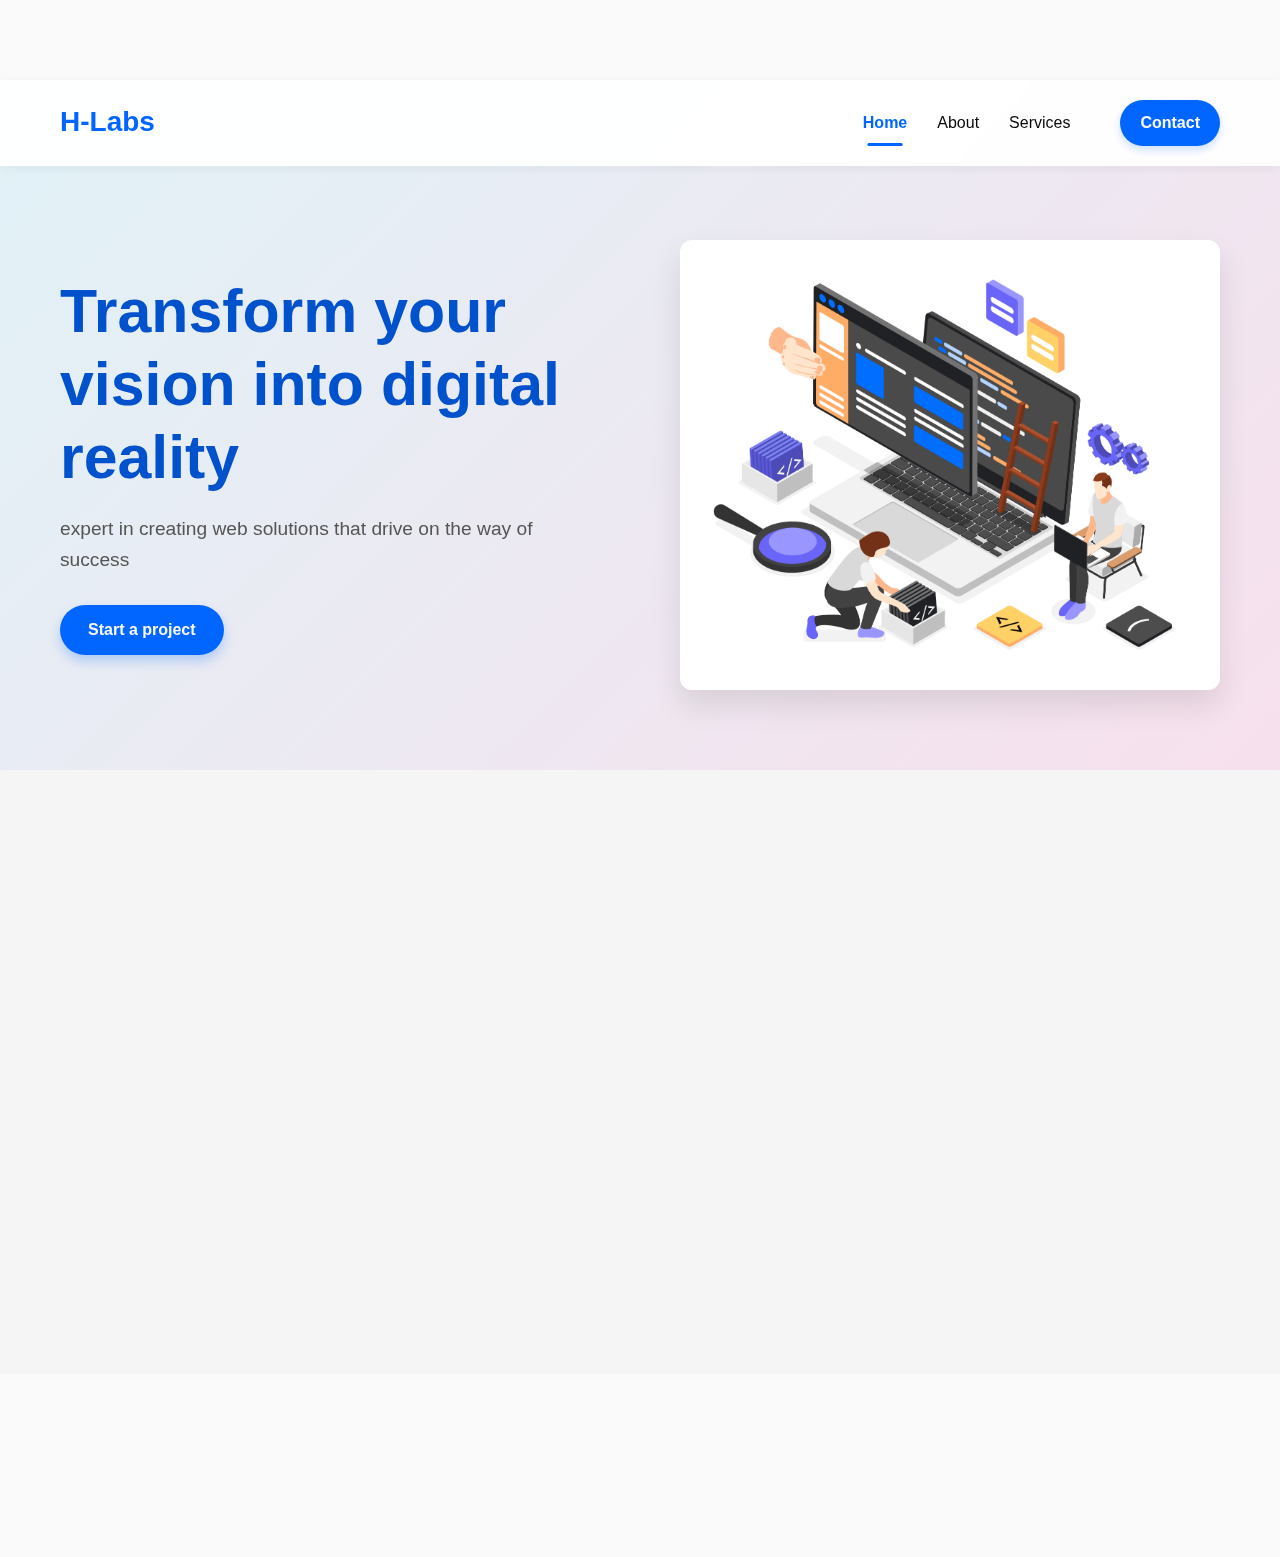
<file: index.html>
<!DOCTYPE html>
<html lang="it">
<head>
    <meta charset="UTF-8">
    <meta name="viewport" content="width=device-width, initial-scale=1.0">
    <title> H-Labs | Home</title>
    <link rel="stylesheet" href="style.css">
    <link rel="stylesheet" href="https://unpkg.com/aos@next/dist/aos.css">
    <link rel="stylesheet" href="https://cdnjs.cloudflare.com/ajax/libs/font-awesome/6.4.0/css/all.min.css">
</head>
<body>
   
   <header class="header" data-aos="fade-down" data-aos-duration="800">
    <div class="container">
        <a href="index.html" class="logo">H-Labs</a>
        <nav class="navbar">
            <a href="index.html" class="active">Home</a>
            <a href="about.html">About</a>
            <a href="services.html">Services</a>
            <a href="contact.html" class="cta-nav">Contact</a> 
        </nav>
        <div class="menu-toggle">
            <i class="fas fa-bars"></i>
        </div>
    </div>
</header>

    <section class="hero">
        <div class="container">
            <div class="hero-content" data-aos="fade-right" data-aos-duration="1000">
                <h1>Transform your vision into digital reality</h1>
                <p>expert in creating web solutions that drive on the way of success</p>
                <a href="services.html" class="btn-primary">Start a project
                </a>
            </div>
            <div class="hero-image" data-aos="zoom-in" data-aos-delay="700">
                <img src="index1.jpg" alt="Digital Illustration">
            </div>
        </div>
    </section>

    <section class="services">
        <div class="container">
            <h2 data-aos="fade-up">my services</h2>
            <div class="services-grid">
                <a href="contact.html" class="service-card" data-aos="fade-up" data-aos-delay="100">
                    <div class="service-card-content">
                        <i class="fas fa-laptop-code"></i>
                        <h3>Web Developement</h3>
                         <p>Personalized web site and e-commerce creation based on your needs </p>
                    </div>
                </a>
                
                <a href="contact.html" class="service-card" data-aos="fade-up" data-aos-delay="200">
                    <div class="service-card-content">
                        <i class="fas fa-paint-brush"></i>
                        <h3>web design</p>
                         <p>eye catcher website design made with figma</p>
                    </div>
                </a>

                <a href="contact.html" class="service-card" data-aos="fade-up" data-aos-delay="300">
                    <div class="service-card-content">
                        <i class="fas fa-chart-line"></i>
                        <h3>Digital Strategies</h3>
                        <p>Plans for online success, from SEO to social media marketing.</p>
                    </div>
                </a>
                    </div>
                </a>
            </div>
        </div>
    </section>

    <footer class="footer" data-aos="fade-up" data-aos-anchor-placement="top-bottom">
        <div class="container">
            <p>&copy; <span id="currentYear"></span> H-Labs</p>
        </div>
    </footer>

    <script src="https://unpkg.com/aos@next/dist/aos.js"></script>
    <script src="main.js"></script>
    <script>
        document.getElementById('currentYear').textContent = new Date().getFullYear();
    </script>
</body>
</html>
</file>
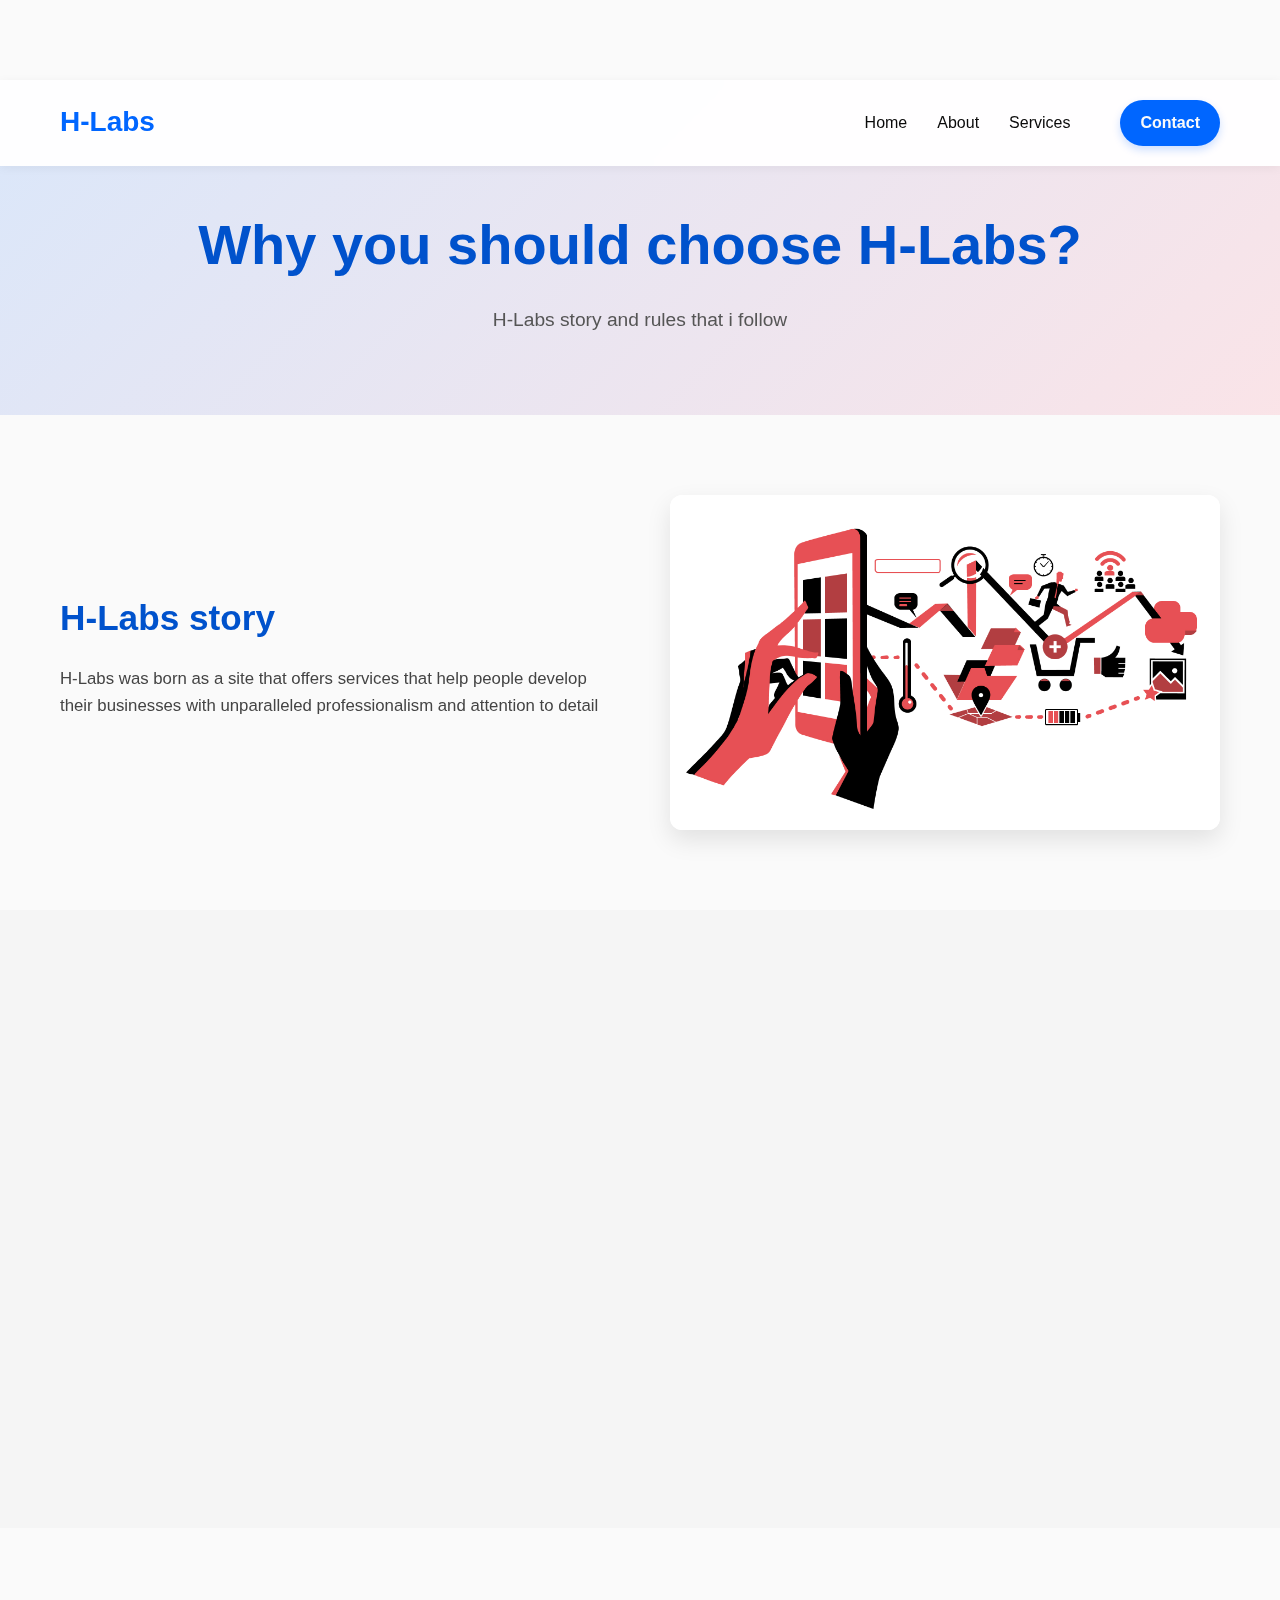
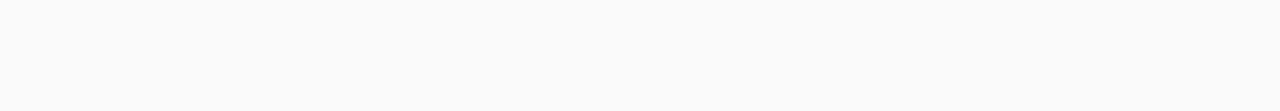
<file: about.html>
<!DOCTYPE html>
<html lang="it">
<head>
    <meta charset="UTF-8">
    <meta name="viewport" content="width=device-width, initial-scale=1.0">
    <title>H-Labs | About</title>
    <link rel="stylesheet" href="style.css">
    <link rel="stylesheet" href="https://unpkg.com/aos@next/dist/aos.css">
    <link rel="stylesheet" href="https://cdnjs.cloudflare.com/ajax/libs/font-awesome/6.4.0/css/all.min.css">
</head>
<body>
    <header class="header" data-aos="fade-down" data-aos-duration="800">
    <div class="container">
        <a href="index.html" class="logo">H-Labs</a>
        <nav class="navbar">
    <a href="index.html">Home</a>
    <a href="about.html">About</a>
    <a href="services.html">Services</a> 
    <a href="contact.html" class="cta-nav">Contact</a> 
</nav>
        <div class="menu-toggle">
            <i class="fas fa-bars"></i>
        </div>
    </div>
</header>
    <main>
        <section class="page-hero" data-aos="fade-in" data-aos-duration="1000">
            <div class="container">
                <h1 data-aos="fade-up">Why you should choose H-Labs?</h1>
                <p data-aos="fade-up" data-aos-delay="100">H-Labs story and rules that i follow</p>
            </div>
        </section>

        <section class="about-story">
            <div class="container">
                <div class="story-grid">
                    <div class="story-content" data-aos="fade-right" data-aos-duration="1000">
                        <h2>H-Labs story</h2>
                        <p>H-Labs was born as a site that offers services that help people develop their businesses with unparalleled professionalism and attention to detail</p>
                    </div>
                    <div class="story-image" data-aos="fade-left" data-aos-delay="200" data-aos-duration="1000">
                        <img src="about2.jpg" alt="H-Labs story" loading="lazy">
                    </div>
                </div>
            </div>
        </section>

        <section class="about-mission">
            <div class="container">
                <div class="story-grid reversed"> <div class="story-image" data-aos="fade-right" data-aos-duration="1000" data-aos-delay="300">
                        <img src="about1.jpg" alt="My mission" loading="lazy">
                    </div>
                    <div class="story-content" data-aos="fade-left" data-aos-duration="1000">
                        <h2>My Mission</h2>
                        <p>my mission is to develop companies and e-commerce digitally so as to have more visibility and slowly make the old idea of ​​a shop disappear</p>
                        <p>I believe in transparency, active listening and long-term partnership, ensuring that each project is not just a final product, but a shared growth path</p>
                    </div>
                </div>
            </div>
        </section>
    </main>

    <footer class="footer" data-aos="fade-up" data-aos-anchor-placement="top-bottom">
        <div class="container">
            <p>&copy; <span id="currentYear"></span> H-Labs.</p>
        </div>
    </footer>

    <script src="https://unpkg.com/aos@next/dist/aos.js"></script>
    <script src="main.js"></script>
    <script>
        document.getElementById('currentYear').textContent = new Date().getFullYear();
    </script>
</body>
</html>
</file>
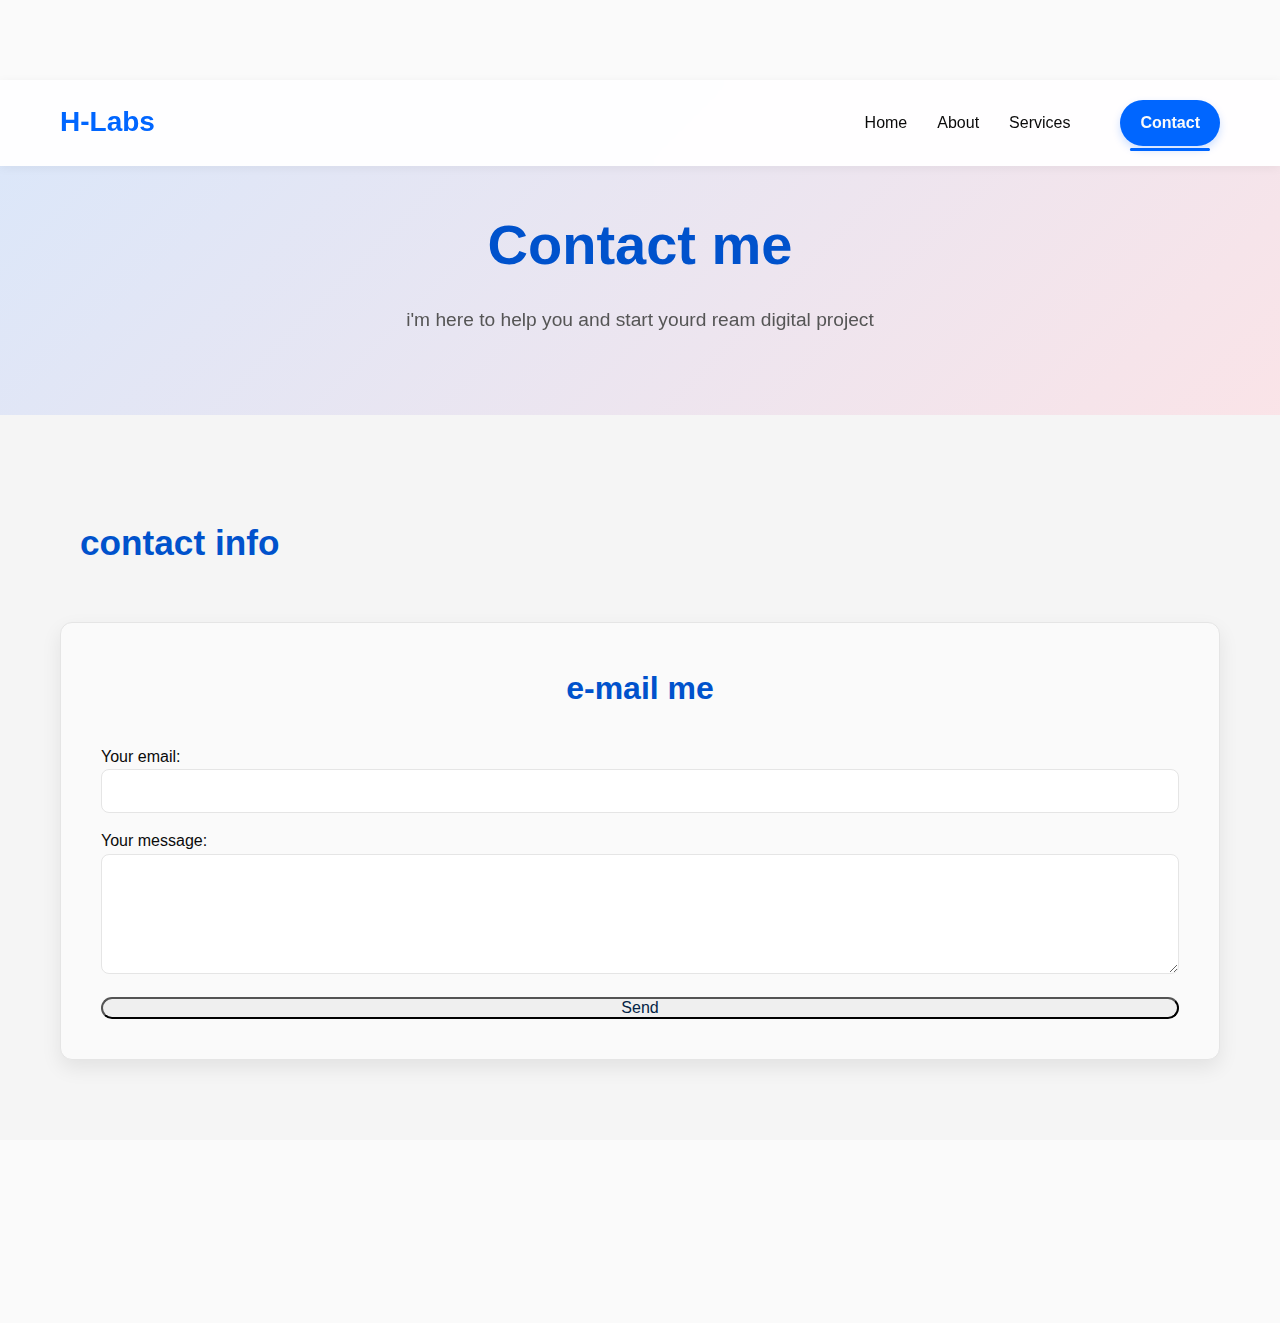
<file: contact.html>
<!DOCTYPE html>
<html lang="it">
<head>
    <meta charset="UTF-8">
    <meta name="viewport" content="width=device-width, initial-scale=1.0">
    <title>H-Labs| Contact</title> 
    <link rel="stylesheet" href="style.css">
    <link rel="stylesheet" href="https://unpkg.com/aos@next/dist/aos.css">
    <link rel="stylesheet" href="https://cdnjs.cloudflare.com/ajax/libs/font-awesome/6.4.0/css/all.min.css">
</head>
<body>
    <header class="header" data-aos="fade-down" data-aos-duration="800">
        <div class="container">
            <a href="index.html" class="logo">H-Labs</a>
            <nav class="navbar">
                <a href="index.html">Home</a>
                <a href="about.html">About</a>
                <a href="services.html">Services</a>
                <a href="contact.html" class="cta-nav active">Contact</a> 
            </nav>
            <div class="menu-toggle">
                <i class="fas fa-bars"></i>
            </div>
        </div>
    </header>

    <main>
        <section class="page-hero" data-aos="fade-in" data-aos-duration="1000">
            <div class="container">
                <h1 data-aos="fade-down">Contact me</h1> 
                <p data-aos="fade-down" data-aos-delay="100">i'm here to help you and start yourd ream digital project</p>
            </div>
        </section>
        
        <section class="contact-content">
            <div class="container">
                <div class="contact-grid">
                    <div class="contact-info">
                        <h2>contact info</h2>
                        </div>
                    </div>
                    
                    <div class="contact-form">
                        <h2>e-mail me</h2>
                        <form
  action="https://formspree.io/f/xrbkdpdg"
  method="POST"
>
  <label>
    Your email:
    <input type="email" name="email">
  </label>
  <label>
    Your message:
    <textarea name="message"></textarea>
  </label>
 
  <button class="send-button" "type="submit">Send</button>
</form>
                    </div>
                </div>
            </div>
        </section>
    </main>

    <footer class="footer" data-aos="fade-up" data-aos-anchor-placement="top-bottom">
        <div class="container">
            <p>&copy; <span id="currentYear"></span> H-Labs</p>
        </div>
    </footer>

    <script src="https://unpkg.com/aos@next/dist/aos.js"></script>
    <script src="main.js"></script>
    <script>
        document.getElementById('currentYear').textContent = new Date().getFullYear();
    </script>
</body>
</html>
</file>
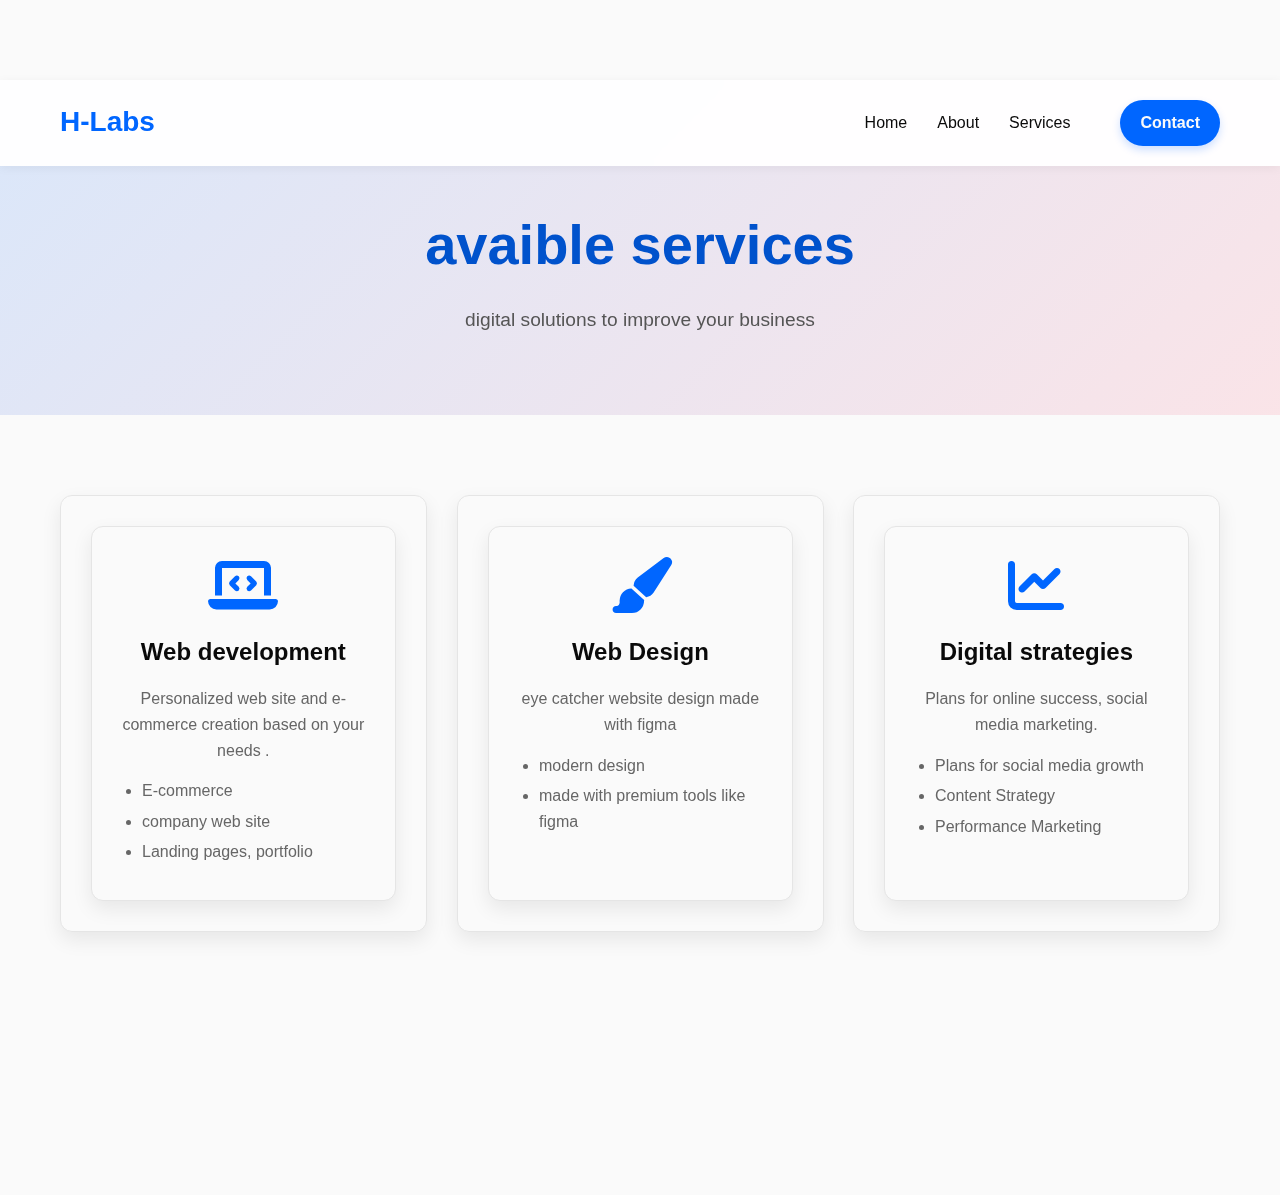
<file: services.html>
<!DOCTYPE html>
<html lang="it">
<head>
    <meta charset="UTF-8">
    <meta name="viewport" content="width=device-width, initial-scale=1.0">
    <title>H-Labs | Services</title>
    <link rel="stylesheet" href="style.css">
    <link rel="stylesheet" href="https://unpkg.com/aos@next/dist/aos.css">
    <link rel="stylesheet" href="https://cdnjs.cloudflare.com/ajax/libs/font-awesome/6.4.0/css/all.min.css">
</head>
<body>
    <header class="header" data-aos="fade-down" data-aos-duration="800">
    <div class="container">
        <a href="index.html" class="logo">H-Labs</a>
        <nav class="navbar">
    <a href="index.html">Home</a>
    <a href="about.html">About</a>
    <a href="services.html">Services</a>
    <a href="contact.html" class="cta-nav">Contact</a> 
</nav>
        <div class="menu-toggle">
            <i class="fas fa-bars"></i>
        </div>
    </div>
</header>

    <main>
        <section class="page-hero" data-aos="fade-in" data-aos-duration="1000">
            <div class="container">
                <h1 data-aos="zoom-in">avaible services</h1>
                <p data-aos="zoom-in" data-aos-delay="100">digital solutions to improve your business</p>
            </div>
        </section>
        
        <section class="services-content">
            <div class="container">
                <div class="service-cards">
                    <!-- Card 1 -->
                    <a href="contact.html" class="service-card" data-aos="flip-left" data-aos-duration="1000">
                        <div class="service-card-content">
                            <i class="fas fa-laptop-code"></i>
                            <h3>Web development</h3>
                            <p>Personalized web site and e-commerce creation based on your needs .</p>
                            <ul>
                                <li>E-commerce</li>
                                <li>company web site</li>
                                <li>Landing pages, portfolio</li>
                            </ul>
                        </div>
                    </a>

                    <!-- Card 2 -->
                    <a href="contact.html" class="service-card" data-aos="flip-left" data-aos-delay="200" data-aos-duration="1000">
                        <div class="service-card-content">
                            <i class="fas fa-paint-brush"></i>
                            <h3>Web Design</h3>
                            <p>eye catcher website design made with figma</p>
                            <ul>
                                <li>modern design</li>
                                <li>made with premium tools like figma</li>
                            </ul>
                        </div>
                    </a>

                    <!-- Card 3 -->
                    <a href="contact.html" class="service-card" data-aos="flip-left" data-aos-delay="300" data-aos-duration="1000">
                        <div class="service-card-content">
                            <i class="fas fa-chart-line"></i>
                            <h3>Digital strategies</h3>
                            <p>Plans for online success, social media marketing.</p>
                            <ul>
                                <li>Plans for social media growth</li>
                                <li>Content Strategy</li>
                                <li>Performance Marketing</li>
                            </ul>
                        </div>
                    </a>
            </div>
        </section>
    </main>

    <footer class="footer" data-aos="fade-up" data-aos-anchor-placement="top-bottom">
        <div class="container">
            <p>&copy; <span id="currentYear"></span> H-Labs</p>
        </div>
    </footer>

    <script src="https://unpkg.com/aos@next/dist/aos.js"></script>
    <script src="main.js"></script>
    <script>
        document.getElementById('currentYear').textContent = new Date().getFullYear();
    </script>
</body>
</html>
</file>
<file: style.css>
/* ========== VARIABLES ========== */
:root {
    --primary: #0066ff;
    --primary-dark: #0052cc;
    --secondary: #ff4d6d;
    --dark: #0a0a0a;
    --light: #fafafa;
    --gray: #e5e5e5;
    --light-gray: #f5f5f5; /* Aggiunto per sfondi alternati */
    --spacing: 8px;
    --border-radius: 12px;
    --transition: all 0.4s cubic-bezier(0.16, 1, 0.3, 1);
}

/* ========== BASE STYLES & RESET ========== */
* {
    margin: 0;
    padding: 0;
    box-sizing: border-box;
}

html {
    scroll-behavior: smooth;
}

body {
    font-family: 'Inter', -apple-system, BlinkMacSystemFont, 'Segoe UI', Roboto, Helvetica, Arial, sans-serif;
    background-color: var(--light);
    color: var(--dark);
    overflow-x: hidden; /* Evita scroll orizzontale */
    line-height: 1.6;
}

a {
    text-decoration: none;
    color: inherit; /* Mantiene il colore del testo genitore */
}

ul {
    list-style: none;
}

img {
    max-width: 100%;
    height: auto;
    display: block; /* Rimuove lo spazio extra sotto le immagini */
}

section {
    padding: 80px 0;
}

.container {
    max-width: 1200px; /* Ridotto leggermente per coerenza con il design */
    margin: 0 auto;
    padding: 0 20px; /* Aumentato il padding laterale per schermi più piccoli */
}

/* Reusable Button Styles */
.btn-primary {
    display: inline-block;
    background-color: var(--primary);
    color: var(--light);
    padding: 12px 28px;
    border-radius: 50px;
    font-weight: 600;
    transition: var(--transition);
    box-shadow: 0 6px 12px rgba(0, 102, 255, 0.25);
    border: none;
    cursor: pointer;
}

.btn-primary:hover {
    background-color: var(--primary-dark);
    transform: translateY(-2px);
    box-shadow: 0 8px 16px rgba(0, 102, 255, 0.35);
}

/* Form Styles */
form {
    display: flex;
    flex-direction: column;
    gap: 15px;
}

form input,
form textarea {
    width: 100%;
    padding: 12px 18px;
    border: 1px solid var(--gray);
    border-radius: var(--spacing);
    font-size: 1rem;
    font-family: inherit;
    transition: all 0.3s ease;
}

form input:focus,
form textarea:focus {
    outline: none;
    border-color: var(--primary);
    box-shadow: 0 0 0 3px rgba(0, 102, 255, 0.2);
}

form textarea {
    resize: vertical;
    min-height: 120px;
}


/* ========== HEADER ========== */
.header {
    position: fixed;
    width: 100%;
    padding: 20px 0; /* Leggermente meno padding per un look più compatto */
    background: rgba(255, 255, 255, 0.96);
    backdrop-filter: blur(12px);
    z-index: 1000;
    box-shadow: 0 2px 10px rgba(0, 0, 0, 0.05); /* Ombra leggera */
}

.header .container {
    display: flex;
    justify-content: space-between;
    align-items: center;
}

.logo {
    font-size: 28px; /* Dimensione logo leggermente maggiore */
    font-weight: 700;
    color: var(--primary);
}

.navbar {
    display: flex; 
    align-items: center;
    gap: 30px; /* Spazio tra i link */
}

.navbar a {
    font-size: 1rem;
    font-weight: 500;
    color: var(--dark);
    transition: var(--transition);
    padding: 5px 0; /* Aumenta l'area cliccabile */
    position: relative; /* Per l'indicatore active */
}

.navbar a:hover {
    color: var(--primary);
}

.navbar a.active {
    color: var(--primary);
    font-weight: 600;
}

/* Active indicator for navbar */
.navbar a.active::after {
    content: '';
    position: absolute;
    left: 0;
    bottom: -5px; /* Sotto il link */
    width: 100%;
    height: 3px;
    background-color: var(--primary);
    border-radius: 2px;
    transform: scaleX(0.8); /* Leggermente più corto del testo */
}

/* CTA button in navbar */
.navbar .cta-nav {
    background-color: var(--primary);
    color: var(--light);
    padding: 10px 20px;
    border-radius: 50px;
    font-weight: 600;
    margin-left: 20px; /* Spazio dal link precedente */
    transition: var(--transition);
    box-shadow: 0 4px 8px rgba(0, 102, 255, 0.2);
}

.navbar .cta-nav:hover {
    background-color: var(--primary-dark);
    transform: translateY(-2px);
    box-shadow: 0 6px 12px rgba(0, 102, 255, 0.3);
}

.menu-toggle {
    font-size: 2rem;
    cursor: pointer;
    display: none; /* Nascosto di default, mostrato solo su mobile */
    color: var(--dark);
}

/* ========== HERO SECTION (HOME) ========== */
.hero {
    background: linear-gradient(135deg, #e0f2f7, #f7e0ed); /* Sfondo più chiaro */
    padding: 160px 0 80px; /* Padding superiore aumentato per la navbar fissa */
}

.hero .container {
    display: flex;
    align-items: center;
    justify-content: space-between;
    gap: 40px;
}

.hero-content {
    flex: 1;
    padding-right: 40px;
}

.hero-content h1 {
    font-size: 3.8rem; /* Dimensione del titolo più grande */
    line-height: 1.2;
    margin-bottom: 20px;
    color: var(--primary-dark);
}

.hero-content p {
    font-size: 1.2rem;
    margin-bottom: 30px;
    color: #555;
}

.hero-image {
    flex: 1;
    display: flex;
    justify-content: center;
    align-items: center;
}

.hero-image img {
    max-width: 100%;
    height: auto;
    border-radius: var(--border-radius);
    box-shadow: 0 15px 30px rgba(0, 0, 0, 0.1);
}

/* ========== SERVICES SECTION (HOME) ========== */
.services {
    background-color: var(--light-gray); /* Sfondo per la sezione servizi */
    text-align: center;
}

.services h2 {
    font-size: 2.5rem;
    margin-bottom: 50px;
    color: var(--primary-dark);
}

.services-grid {
    display: grid;
    grid-template-columns: repeat(auto-fit, minmax(280px, 1fr));
    gap: 30px;
}

.service-card {
    background-color: var(--light);
    padding: 30px;
    border-radius: var(--border-radius);
    box-shadow: 0 8px 20px rgba(0, 0, 0, 0.08);
    transition: var(--transition);
    text-align: center;
    border: 1px solid var(--gray);
}

.service-card:hover {
    transform: translateY(-8px);
    box-shadow: 0 12px 25px rgba(0, 0, 0, 0.15);
}

.service-card i {
    font-size: 3.5rem;
    margin-bottom: 20px;
    color: var(--primary);
    transition: var(--transition);
}

.service-card h3 {
    font-size: 1.5rem;
    margin-bottom: 15px;
    color: var(--dark);
}

.service-card p {
    font-size: 1rem;
    color: #666;
}

.service-card ul {
    margin-top: 15px;
    text-align: left;
    list-style: disc; /* Per i puntini della lista */
    padding-left: 20px;
    color: #666;
}

.service-card ul li {
    margin-bottom: 5px;
}


/* About Page */
.page-hero {
    background: linear-gradient(135deg, #0066ff20, #ff4d6d20);
    padding: 120px 0 80px;
    text-align: center;
}

.page-hero h1 {
    font-size: 3.5rem;
    margin-bottom: 15px;
    color: var(--primary-dark);
}

.page-hero p {
    font-size: 1.2rem;
    color: #555;
}

.about-story, .about-mission {
    padding: 80px 0;
    background-color: var(--light);
}

.about-mission {
    background-color: var(--light-gray);
}

.story-grid {
    display: grid;
    grid-template-columns: 1fr 1fr;
    gap: 60px;
    align-items: center;
}

.story-grid.reversed {
    direction: rtl; /* Inverte l'ordine delle colonne per layout alternati */
}

.story-grid.reversed > div {
    direction: ltr; /* Mantiene il testo leggibile */
}

.story-content h2 {
    font-size: 2.2rem;
    margin-bottom: 20px;
    color: var(--primary-dark);
}

.story-content p {
    margin-bottom: 15px;
    font-size: 1.05rem;
    color: #444;
}

.story-image img {
    border-radius: var(--border-radius);
    box-shadow: 0 10px 25px rgba(0, 0, 0, 0.1);
}

/* Services Page (Content Specific) */
.services-content .service-cards {
    display: grid;
    grid-template-columns: repeat(auto-fit, minmax(300px, 1fr));
    gap: 30px;
}

/* Portfolio Page */
.portfolio-content {
    background-color: var(--light-gray);
}
.portfolio-grid {
    display: grid;
    grid-template-columns: repeat(auto-fill, minmax(350px, 1fr));
    gap: 30px;
}

.portfolio-item {
    position: relative;
    border-radius: var(--border-radius);
    overflow: hidden;
    box-shadow: 0 8px 20px rgba(0, 0, 0, 0.08);
    transition: var(--transition);
}

.portfolio-item img {
    width: 100%;
    height: 250px; /* Altezza fissa per le immagini del portfolio */
    object-fit: cover; /* Assicura che l'immagine copra l'area */
    display: block;
}

.portfolio-item .overlay {
    position: absolute;
    bottom: 0; /* Inizia dal basso */
    left: 0;
    width: 100%;
    height: 100%; /* Copre l'intera immagine inizialmente */
    background: rgba(0, 102, 255, 0.9); /* Sfondo overlay */
    padding: 20px;
    display: flex;
    flex-direction: column;
    justify-content: center;
    align-items: center;
    color: var(--light);
    opacity: 0; /* Inizialmente trasparente */
    transition: var(--transition);
    text-align: center;
}

.portfolio-item:hover .overlay {
    opacity: 1; /* Rendi visibile al hover */
}

.portfolio-item .overlay h3 {
    font-size: 1.8rem;
    margin-bottom: 10px;
}

.portfolio-item .overlay p {
    font-size: 1rem;
    margin-bottom: 20px;
}

.portfolio-item .overlay .view-btn {
    background-color: var(--light);
    color: var(--primary);
    padding: 8px 20px;
    border-radius: 50px;
    font-weight: 600;
    transition: var(--transition);
}

.portfolio-item .overlay .view-btn:hover {
    background-color: var(--secondary);
    color: var(--light);
}


/* Blog Page */
.blog-content {
    background-color: var(--light);
}

.blog-grid {
    display: grid;
    grid-template-columns: repeat(auto-fit, minmax(320px, 1fr));
    gap: 30px;
}

.blog-post {
    background-color: var(--light);
    border-radius: var(--border-radius);
    overflow: hidden;
    box-shadow: 0 8px 20px rgba(0, 0, 0, 0.08);
    transition: var(--transition);
    border: 1px solid var(--gray);
}

.blog-post:hover {
    transform: translateY(-5px);
    box-shadow: 0 12px 25px rgba(0, 0, 0, 0.15);
}

.blog-post img {
    width: 100%;
    height: 220px; /* Altezza fissa per immagini blog */
    object-fit: cover;
}

.blog-post .post-content {
    padding: 25px;
}

.blog-post h2 {
    font-size: 1.6rem;
    margin-bottom: 10px;
    color: var(--dark);
}

.blog-post p {
    font-size: 0.95rem;
    color: #666;
    margin-bottom: 15px;
}

.blog-post .read-more {
    display: inline-block;
    color: var(--primary);
    font-weight: 600;
    transition: all 0.3s ease;
}

.blog-post .read-more:hover {
    color: var(--primary-dark);
    text-decoration: underline;
}

/* Contact Page */
.contact-content {
    background-color: var(--light-gray);
}
.contact-grid {
    display: grid;
    grid-template-columns: 1fr 1.5fr; /* Info a sinistra, form più grande a destra */
    gap: 60px;
    align-items: flex-start;
}

.contact-info {
    padding: 20px;
}

.contact-info h2 {
    font-size: 2.2rem;
    margin-bottom: 30px;
    color: var(--primary-dark);
}

.contact-info p {
    font-size: 1.1rem;
    margin-bottom: 15px;
    color: #444;
}

.contact-info p i {
    color: var(--primary);
    margin-right: 10px;
    font-size: 1.2rem;
}

.social-icons {
    margin-top: 30px;
    display: flex;
    gap: 20px;
}

.social-icons a {
    display: inline-flex;
    justify-content: center;
    align-items: center;
    width: 45px;
    height: 45px;
    background-color: var(--primary);
    color: var(--light);
    border-radius: 50%;
    font-size: 1.4rem;
    transition: var(--transition);
    box-shadow: 0 4px 8px rgba(0, 102, 255, 0.2);
}

.social-icons a:hover {
    background-color: var(--primary-dark);
    transform: translateY(-3px) scale(1.05);
    box-shadow: 0 6px 12px rgba(0, 102, 255, 0.3);
}

.contact-form {
    background-color: var(--light);
    padding: 40px;
    border-radius: var(--border-radius);
    box-shadow: 0 8px 20px rgba(0, 0, 0, 0.08);
    border: 1px solid var(--gray);
}

.contact-form h2 {
    font-size: 2rem;
    margin-bottom: 30px;
    text-align: center;
    color: var(--primary-dark);
}

.contact-form button.btn-primary {
    width: auto; /* Rimuove il 100% di larghezza del form */
    align-self: center; /* Centra il bottone nel form flex */
    margin-top: 10px;
}

button.send-button {
    border-radius: 20px;
    color:#042445;
    font-size: 1rem;
}
/* ========== FOOTER ========== */
.footer {
    background-color: var(--dark);
    color: var(--light-gray);
    text-align: center;
    padding: 30px 0;
    font-size: 0.9rem;
}


/* ========== RESPONSIVE DESIGN ========== */
@media (max-width: 992px) {
    .header .container {
        padding: 0 25px; /* Aumenta padding sui lati per mobile */
    }

    .navbar {
        position: absolute;
        top: 100%; /* Sotto l'header */
        left: 0;
        width: 100%;
        background: rgba(255, 255, 255, 0.98); /* Sfondo menu mobile */
        backdrop-filter: blur(10px);
        flex-direction: column;
        padding: 20px 0;
        border-top: 1px solid var(--gray);
        transform: translateY(-100%); /* Nascondi per default */
        opacity: 0;
        pointer-events: none; /* Disabilita interazioni quando nascosto */
        transition: transform 0.4s ease-out, opacity 0.4s ease-out;
    }

    .navbar.active {
        transform: translateY(0); /* Mostra il menu */
        opacity: 1;
        pointer-events: auto; /* Abilita interazioni */
    }

    .navbar a {
        padding: 10px 0;
        width: 80%; /* Larghezza per i link nel menu mobile */
        text-align: center;
        border-bottom: 1px solid var(--gray);
    }

    .navbar a:last-child {
        border-bottom: none;
    }

    .navbar .cta-nav {
        margin-left: 0;
        margin-top: 15px; /* Spazio aggiuntivo per il CTA button */
        width: 80%; /* Centra il bottone per mobile */
    }

    .menu-toggle {
        display: block; /* Mostra il toggle su schermi più piccoli */
    }

    /* Hero Section */
    .hero .container {
        flex-direction: column-reverse; /* Immagine sopra il testo su mobile */
        text-align: center;
    }

    .hero-content {
        padding-right: 0;
        margin-top: 40px;
    }

    .hero-content h1 {
        font-size: 2.8rem;
    }

    .page-hero h1 {
        font-size: 2.5rem;
    }
    
    /* About Section */
    .story-grid {
        grid-template-columns: 1fr; /* Colonna singola per mobile */
        gap: 40px;
        text-align: center;
    }
    .story-grid.reversed { /* Reset per mobile */
        direction: ltr;
    }
    .story-grid.reversed > div {
        direction: ltr;
    }

    /* Contact Section */
    .contact-grid {
        grid-template-columns: 1fr; /* Colonna singola per mobile */
        gap: 40px;
    }

    .contact-info, .contact-form {
        padding: 30px; /* Ridotto padding per schermi più piccoli */
    }
}

@media (max-width: 576px) {
    .container {
        padding: 0 15px; /* Padding minimo per schermi molto piccoli */
    }

    .logo {
        font-size: 24px;
    }

    .hero-content h1 {
        font-size: 2.2rem;
    }

    .hero-content p, .page-hero p {
        font-size: 1rem;
    }

    .services h2, .contact-info h2, .contact-form h2 {
        font-size: 2rem;
    }

    .service-card {
        padding: 25px;
    }

    .service-card i {
        font-size: 3rem;
    }

    .portfolio-grid, .blog-grid {
        grid-template-columns: 1fr; /* Una colonna per schermi molto stretti */
    }

    .portfolio-item img, .blog-post img {
        height: 200px; /* Altezza leggermente ridotta */
    }
}
/* ========== VARIABLES ========== */
:root {
    --primary: #0066ff;
    --primary-dark: #0052cc;
    --secondary: #ff4d6d;
    --dark: #0a0a0a;
    --light: #fafafa;
    --gray: #e5e5e5;
    --light-gray: #f5f5f5;
    --spacing: 8px;
    --border-radius: 12px;
    --transition: all 0.4s cubic-bezier(0.16, 1, 0.3, 1);
}

/* ========== BASE STYLES & RESET ========== */
* {
    margin: 0;
    padding: 0;
    box-sizing: border-box;
}

html {
    scroll-behavior: smooth;
}

body {
    padding-top: 80px; /* Aggiunto per header fixed */
    font-family: 'Inter', -apple-system, BlinkMacSystemFont, 'Segoe UI', Roboto, Helvetica, Arial, sans-serif;
    background-color: var(--light);
    color: var(--dark);
    overflow-x: hidden;
    line-height: 1.6;
}

/* ... (tutto il resto del CSS rimane uguale fino a .service-card) ... */

.service-card {
    background-color: var(--light);
    padding: 30px;
    border-radius: var(--border-radius);
    box-shadow: 0 8px 20px rgba(0, 0, 0, 0.08);
    transition: var(--transition);
    text-align: center;
    border: 1px solid var(--gray);
    position: relative;
    cursor: pointer;
}

.service-link {
    display: block;
    color: inherit;
    text-decoration: none;
}

/* ... (tutto il resto del CSS rimane uguale) ... */
/* Card servizi come link */
.service-card {
    display: block;
    text-decoration: none;
    color: inherit;
}

.service-card-content {
    height: 100%;
    padding: 30px;
    border-radius: var(--border-radius);
    box-shadow: 0 8px 20px rgba(0, 0, 0, 0.08);
    transition: var(--transition);
    border: 1px solid var(--gray);
    background-color: var(--light);
}

.service-card:hover .service-card-content {
    transform: translateY(-8px);
    box-shadow: 0 12px 25px rgba(0, 0, 0, 0.15);
}

/* Mantieni lo stile per i link nella navbar */
.navbar a.cta-nav {
    background-color: var(--primary);
    color: var(--light);
    padding: 10px 20px;
    border-radius: 50px;
    font-weight: 600;
    margin-left: 20px;
    transition: var(--transition);
    box-shadow: 0 4px 8px rgba(0, 102, 255, 0.2);
}

.navbar a.cta-nav:hover {
    background-color: var(--primary-dark);
    transform: translateY(-2px);
    box-shadow: 0 6px 12px rgba(0, 102, 255, 0.3);
}
</file>
